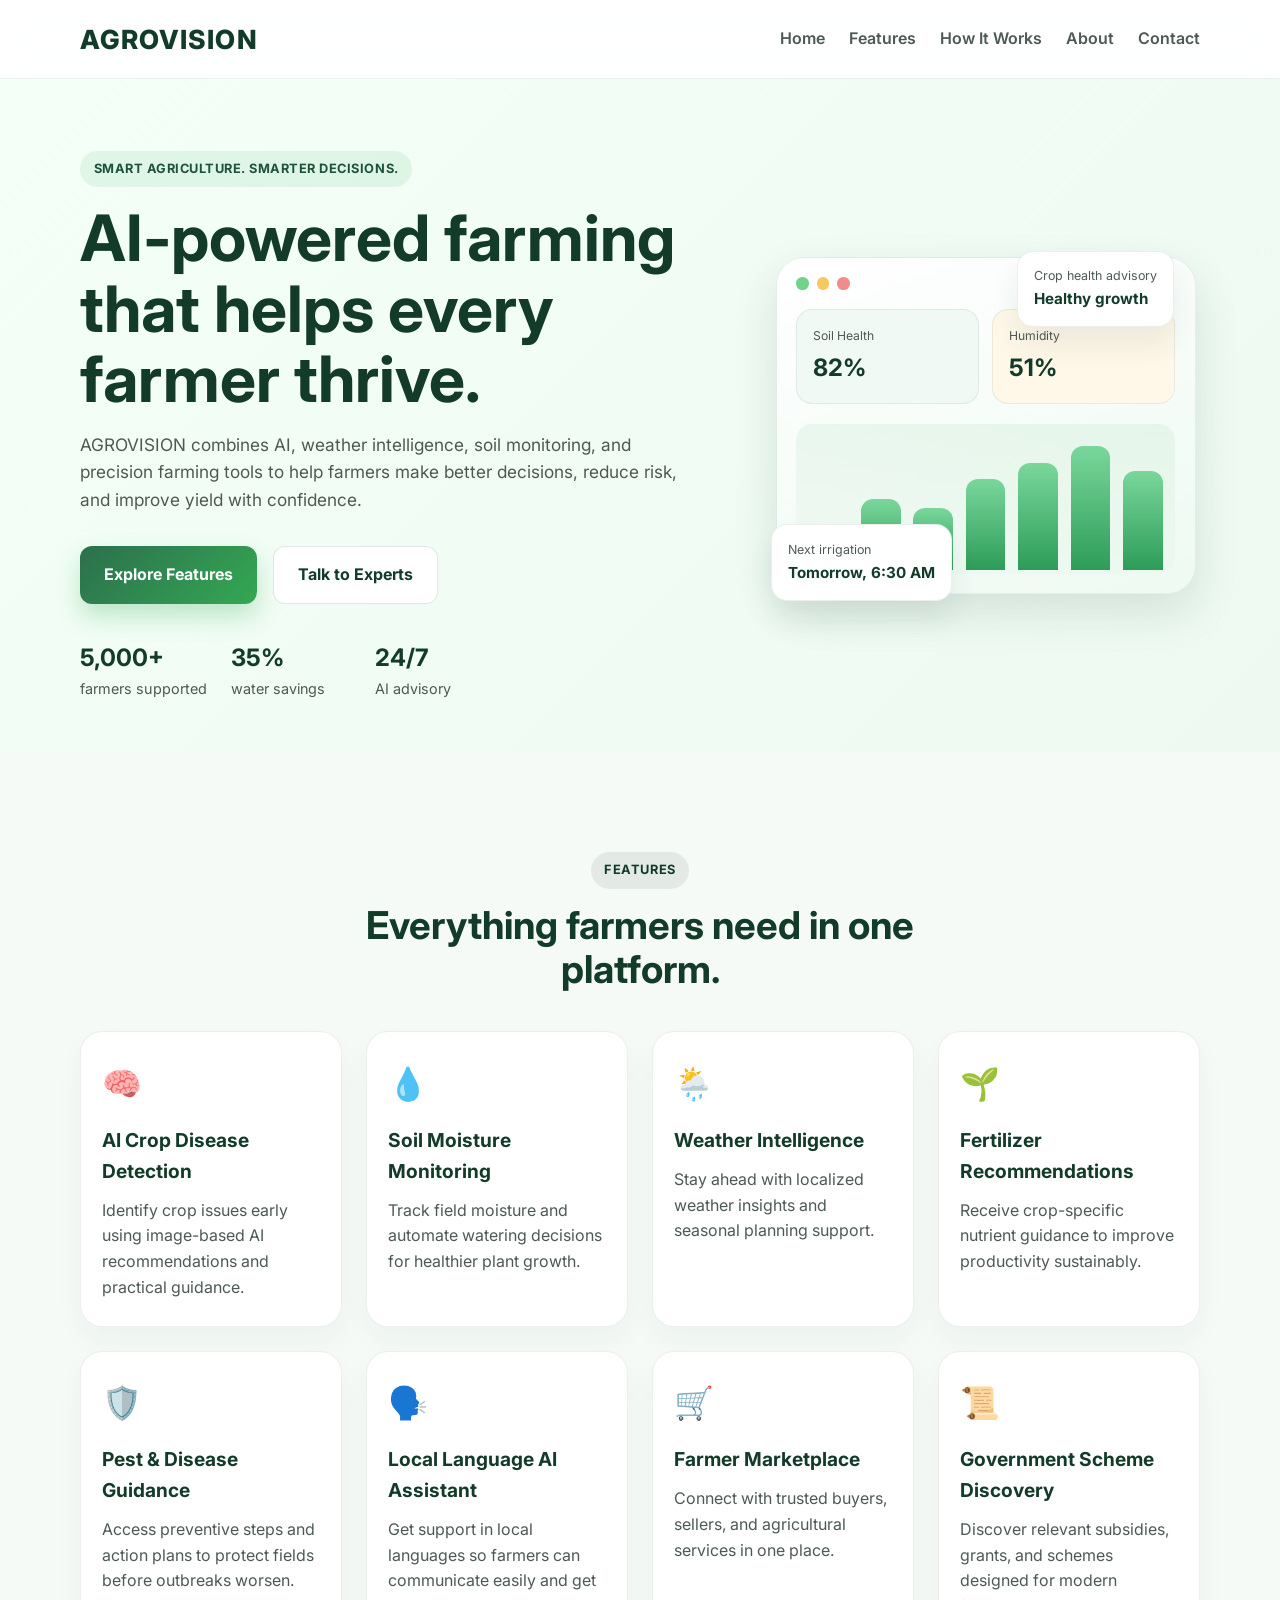
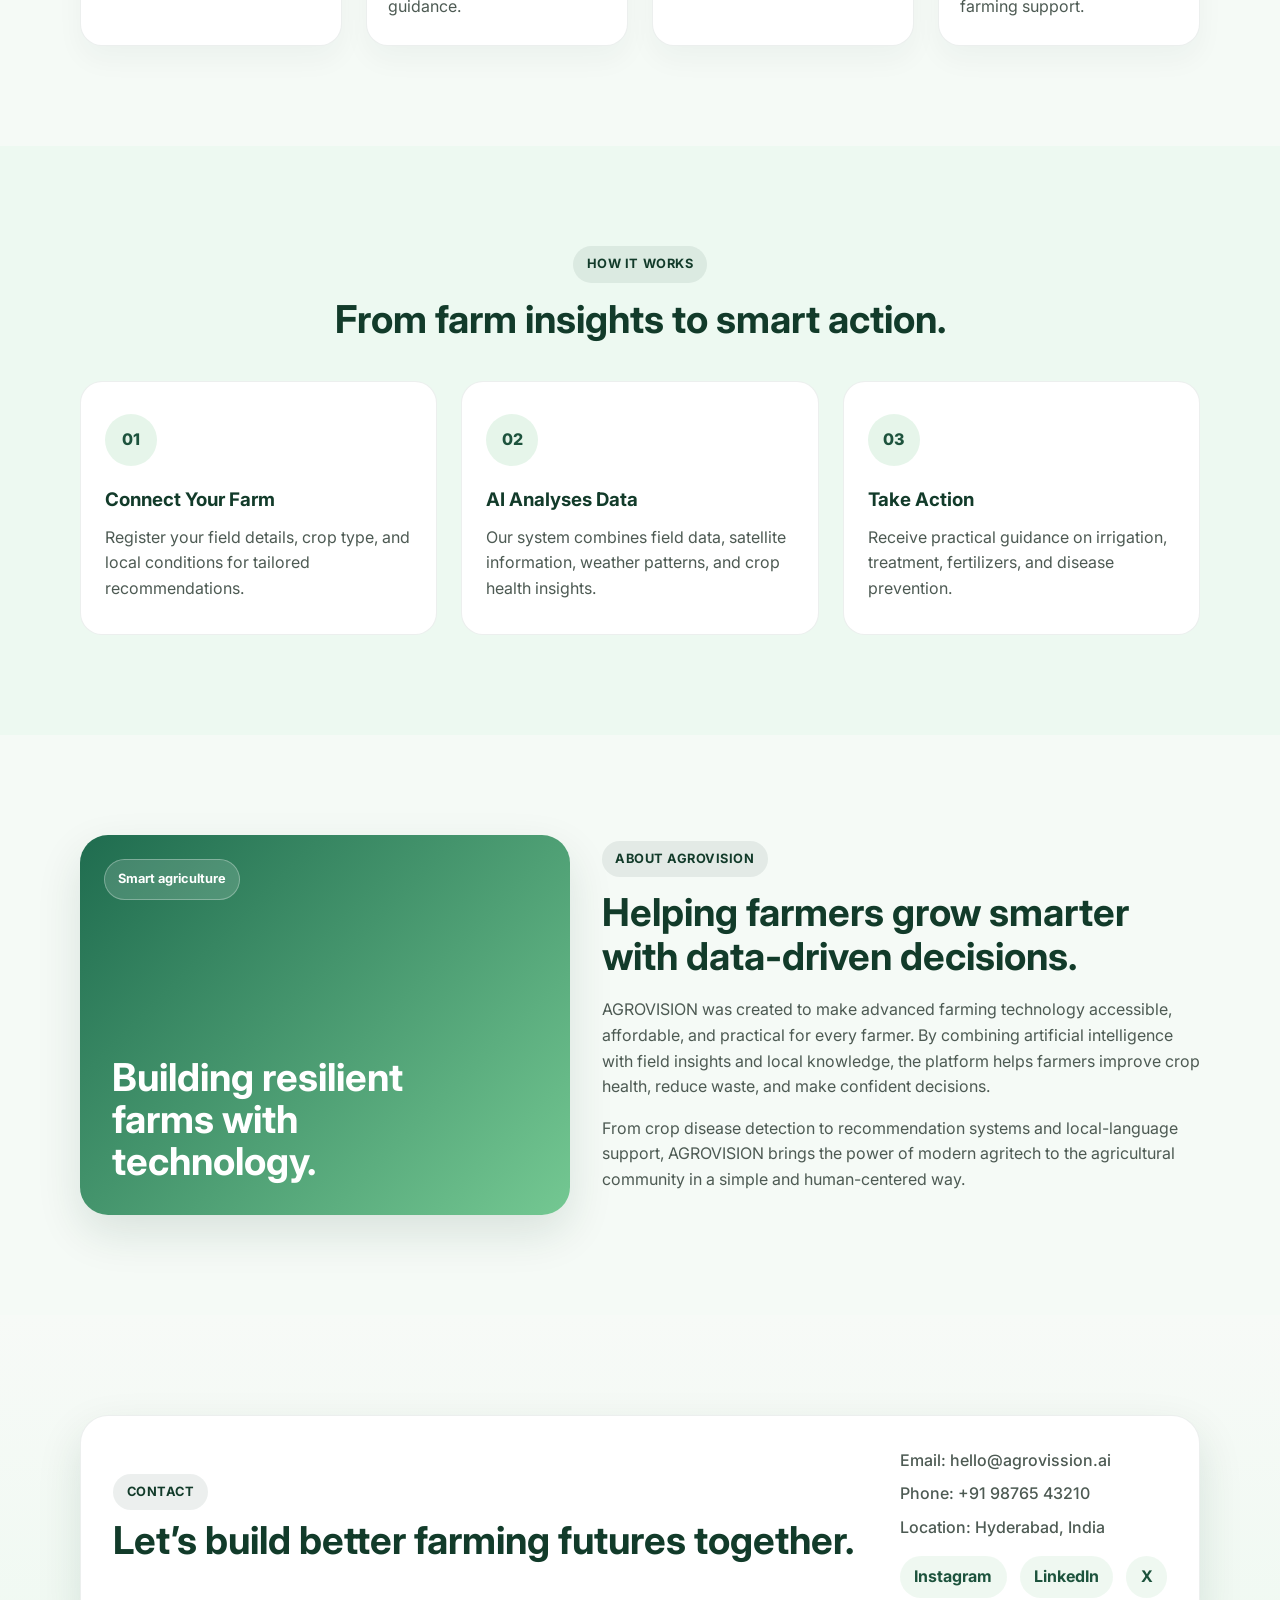
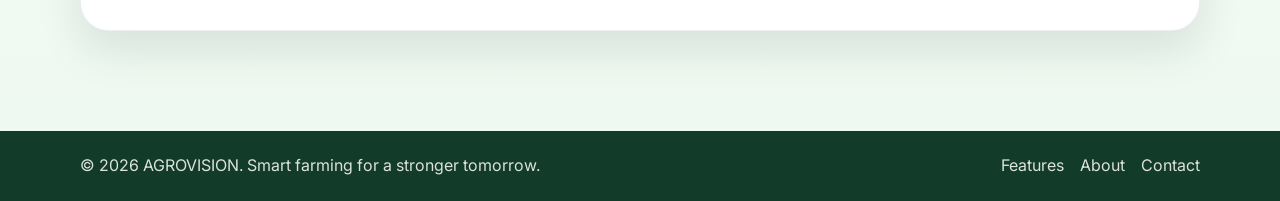
<file: OIBSIP/WebDev-L1-LandingPage/index.html>
<!DOCTYPE html>
<html lang="en">
  <head>
    <meta charset="UTF-8" />
    <meta name="viewport" content="width=device-width, initial-scale=1.0" />
    <meta
      name="description"
      content="AGROVISION is an AI-powered smart agriculture platform helping farmers make better decisions with real-time crop, soil, and weather insights."
    />
    <title>AGROVISION | Smart Agriculture</title>
    <link rel="preconnect" href="https://fonts.googleapis.com" />
    <link rel="preconnect" href="https://fonts.gstatic.com" crossorigin />
    <link
      href="https://fonts.googleapis.com/css2?family=Inter:wght@400;500;600;700;800&display=swap"
      rel="stylesheet"
    />
    <link rel="stylesheet" href="style.css" />
  </head>
  <body>
    <header class="site-header">
      <nav class="navbar container" aria-label="Main navigation">
        <a href="#home" class="brand" aria-label="AGROVISION home">AGROVISION</a>

        <div class="nav-links">
          <a href="#home">Home</a>
          <a href="#features">Features</a>
          <a href="#how-it-works">How It Works</a>
          <a href="#about">About</a>
          <a href="#contact">Contact</a>
        </div>
      </nav>
    </header>

    <main id="home">
      <section class="hero">
        <div class="container hero-grid">
          <div class="hero-content">
            <span class="eyebrow">Smart Agriculture. Smarter Decisions.</span>
            <h1>AI-powered farming that helps every farmer thrive.</h1>
            <p>
              AGROVISION combines AI, weather intelligence, soil monitoring, and
              precision farming tools to help farmers make better decisions, reduce
              risk, and improve yield with confidence.
            </p>

            <div class="hero-actions">
              <a class="btn btn-primary" href="#features">Explore Features</a>
              <a class="btn btn-secondary" href="#contact">Talk to Experts</a>
            </div>

            <div class="hero-stats" aria-label="Platform statistics">
              <div>
                <strong>5,000+</strong>
                <span>farmers supported</span>
              </div>
              <div>
                <strong>35%</strong>
                <span>water savings</span>
              </div>
              <div>
                <strong>24/7</strong>
                <span>AI advisory</span>
              </div>
            </div>
          </div>

          <div class="hero-visual" aria-label="AGROVISION dashboard preview">
            <div class="dashboard-card main-card">
              <div class="mini-header">
                <span class="dot green"></span>
                <span class="dot yellow"></span>
                <span class="dot red"></span>
              </div>

              <div class="dashboard-metrics">
                <div class="metric-box">
                  <span>Soil Health</span>
                  <strong>82%</strong>
                </div>
                <div class="metric-box warn">
                  <span>Humidity</span>
                  <strong>51%</strong>
                </div>
              </div>

              <div class="chart-bars" aria-hidden="true">
                <span style="height: 35%"></span>
                <span style="height: 55%"></span>
                <span style="height: 48%"></span>
                <span style="height: 70%"></span>
                <span style="height: 82%"></span>
                <span style="height: 95%"></span>
                <span style="height: 76%"></span>
              </div>
            </div>

            <div class="floating-card card-top">
              <p>Crop health advisory</p>
              <strong>Healthy growth</strong>
            </div>

            <div class="floating-card card-bottom">
              <p>Next irrigation</p>
              <strong>Tomorrow, 6:30 AM</strong>
            </div>
          </div>
        </div>
      </section>

      <section class="section container" id="features">
        <div class="section-heading">
          <span class="eyebrow dark">Features</span>
          <h2>Everything farmers need in one platform.</h2>
        </div>

        <div class="feature-grid">
          <article class="feature-card">
            <div class="icon">🧠</div>
            <h3>AI Crop Disease Detection</h3>
            <p>Identify crop issues early using image-based AI recommendations and practical guidance.</p>
          </article>

          <article class="feature-card">
            <div class="icon">💧</div>
            <h3>Soil Moisture Monitoring</h3>
            <p>Track field moisture and automate watering decisions for healthier plant growth.</p>
          </article>

          <article class="feature-card">
            <div class="icon">🌦️</div>
            <h3>Weather Intelligence</h3>
            <p>Stay ahead with localized weather insights and seasonal planning support.</p>
          </article>

          <article class="feature-card">
            <div class="icon">🌱</div>
            <h3>Fertilizer Recommendations</h3>
            <p>Receive crop-specific nutrient guidance to improve productivity sustainably.</p>
          </article>

          <article class="feature-card">
            <div class="icon">🛡️</div>
            <h3>Pest &amp; Disease Guidance</h3>
            <p>Access preventive steps and action plans to protect fields before outbreaks worsen.</p>
          </article>

          <article class="feature-card">
            <div class="icon">🗣️</div>
            <h3>Local Language AI Assistant</h3>
            <p>Get support in local languages so farmers can communicate easily and get guidance.</p>
          </article>

          <article class="feature-card">
            <div class="icon">🛒</div>
            <h3>Farmer Marketplace</h3>
            <p>Connect with trusted buyers, sellers, and agricultural services in one place.</p>
          </article>

          <article class="feature-card">
            <div class="icon">📜</div>
            <h3>Government Scheme Discovery</h3>
            <p>Discover relevant subsidies, grants, and schemes designed for modern farming support.</p>
          </article>
        </div>
      </section>

      <section class="section alt-section" id="how-it-works">
        <div class="container">
          <div class="section-heading">
            <span class="eyebrow dark">How It Works</span>
            <h2>From farm insights to smart action.</h2>
          </div>

          <div class="steps-grid">
            <div class="step-card">
              <span class="step-number">01</span>
              <h3>Connect Your Farm</h3>
              <p>Register your field details, crop type, and local conditions for tailored recommendations.</p>
            </div>

            <div class="step-card">
              <span class="step-number">02</span>
              <h3>AI Analyses Data</h3>
              <p>Our system combines field data, satellite information, weather patterns, and crop health insights.</p>
            </div>

            <div class="step-card">
              <span class="step-number">03</span>
              <h3>Take Action</h3>
              <p>Receive practical guidance on irrigation, treatment, fertilizers, and disease prevention.</p>
            </div>
          </div>
        </div>
      </section>

      <section class="section container" id="about">
        <div class="about-grid">
          <div class="about-image">
            <div class="about-visual">
              <span class="badge">Smart agriculture</span>
              <h3>Building resilient farms with technology.</h3>
            </div>
          </div>

          <div class="about-content">
            <span class="eyebrow dark">About AGROVISION</span>
            <h2>Helping farmers grow smarter with data-driven decisions.</h2>
            <p>
              AGROVISION was created to make advanced farming technology accessible,
              affordable, and practical for every farmer. By combining artificial
              intelligence with field insights and local knowledge, the platform helps
              farmers improve crop health, reduce waste, and make confident decisions.
            </p>
            <p>
              From crop disease detection to recommendation systems and local-language
              support, AGROVISION brings the power of modern agritech to the agricultural
              community in a simple and human-centered way.
            </p>
          </div>
        </div>
      </section>

      <section class="section contact-section" id="contact">
        <div class="container contact-box">
          <div>
            <span class="eyebrow dark">Contact</span>
            <h2>Let’s build better farming futures together.</h2>
          </div>

          <div class="contact-info">
            <p>Email: hello@agrovission.ai</p>
            <p>Phone: +91 98765 43210</p>
            <p>Location: Hyderabad, India</p>
            <div class="socials" aria-label="Social media placeholders">
              <a href="#" aria-label="Instagram">Instagram</a>
              <a href="#" aria-label="LinkedIn">LinkedIn</a>
              <a href="#" aria-label="X">X</a>
            </div>
          </div>
        </div>
      </section>
    </main>

    <footer class="site-footer">
      <div class="container footer-content">
        <p>© 2026 AGROVISION. Smart farming for a stronger tomorrow.</p>
        <div class="footer-links">
          <a href="#features">Features</a>
          <a href="#about">About</a>
          <a href="#contact">Contact</a>
        </div>
      </div>
    </footer>
  </body>
</html>
</file>
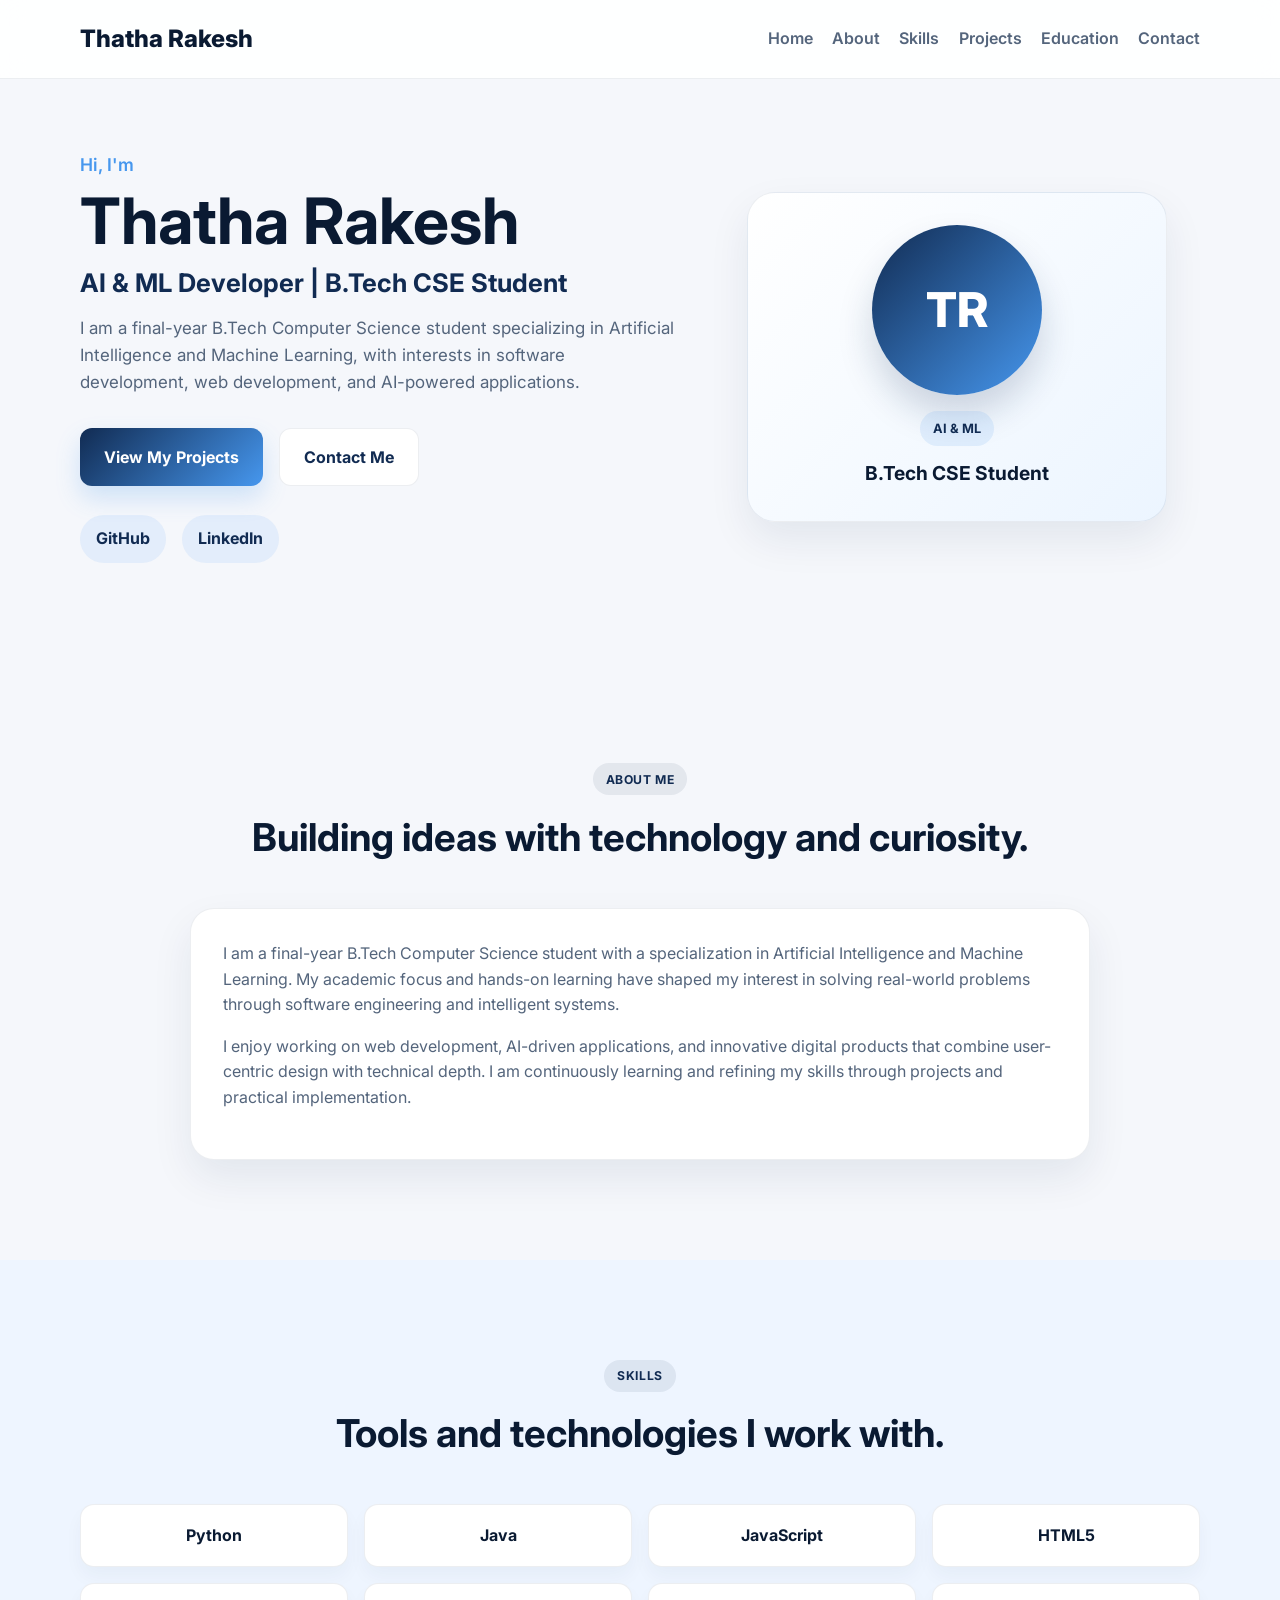
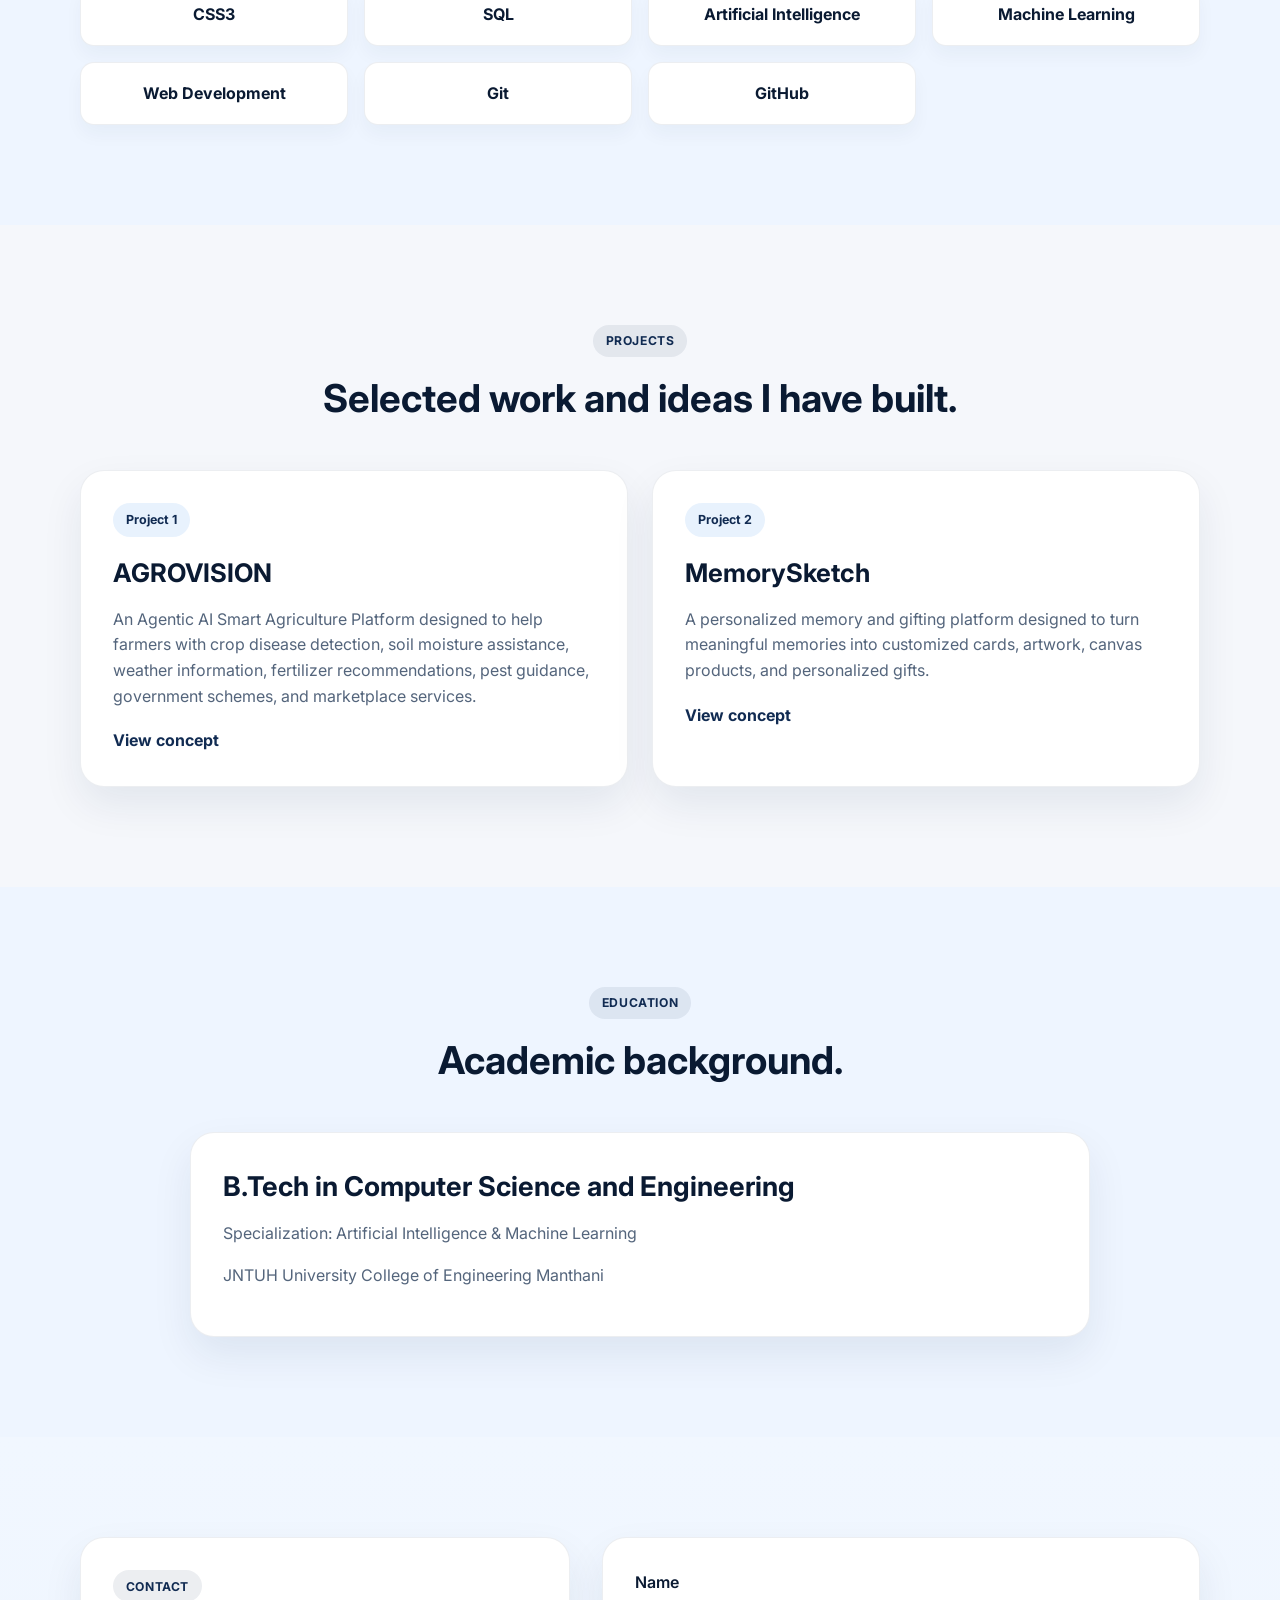
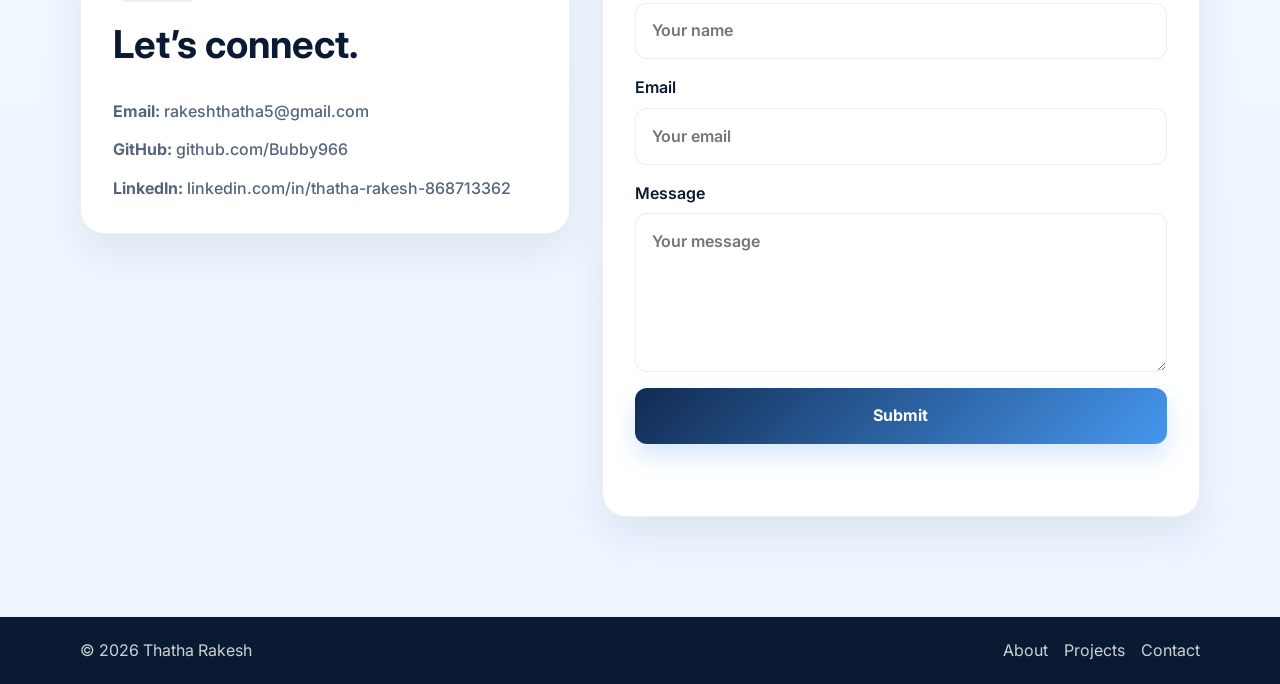
<file: OIBSIP/WebDev-L1-PersonalPortfolio/index.html>
<!DOCTYPE html>
<html lang="en">
  <head>
    <meta charset="UTF-8" />
    <meta name="viewport" content="width=device-width, initial-scale=1.0" />
    <meta
      name="description"
      content="Portfolio of Thatha Rakesh, a B.Tech CSE student specializing in Artificial Intelligence and Machine Learning."
    />
    <title>Thatha Rakesh | AI & ML Developer</title>
    <link rel="preconnect" href="https://fonts.googleapis.com" />
    <link rel="preconnect" href="https://fonts.gstatic.com" crossorigin />
    <link
      href="https://fonts.googleapis.com/css2?family=Inter:wght@400;500;600;700;800&display=swap"
      rel="stylesheet"
    />
    <link rel="stylesheet" href="style.css" />
  </head>
  <body>
    <header class="site-header">
      <nav class="navbar container" aria-label="Main navigation">
        <a href="#home" class="brand">Thatha Rakesh</a>

        <div class="nav-links">
          <a href="#home">Home</a>
          <a href="#about">About</a>
          <a href="#skills">Skills</a>
          <a href="#projects">Projects</a>
          <a href="#education">Education</a>
          <a href="#contact">Contact</a>
        </div>
      </nav>
    </header>

    <main id="home">
      <section class="hero section">
        <div class="container hero-grid">
          <div class="hero-content">
            <p class="intro">Hi, I'm</p>
            <h1>Thatha Rakesh</h1>
            <h2>AI &amp; ML Developer | B.Tech CSE Student</h2>
            <p class="summary">
              I am a final-year B.Tech Computer Science student specializing in
              Artificial Intelligence and Machine Learning, with interests in software
              development, web development, and AI-powered applications.
            </p>

            <div class="hero-actions">
              <a class="btn btn-primary" href="#projects">View My Projects</a>
              <a class="btn btn-secondary" href="#contact">Contact Me</a>
            </div>

            <div class="social-links">
              <a href="https://github.com/Bubby966" target="_blank" rel="noreferrer">GitHub</a>
              <a href="https://www.linkedin.com/in/thatha-rakesh-868713362/" target="_blank" rel="noreferrer">LinkedIn</a>
            </div>
          </div>

          <div class="hero-visual" aria-label="Profile placeholder image">
            <div class="profile-card">
              <div class="avatar">TR</div>
              <div class="profile-details">
                <span class="tag">AI &amp; ML</span>
                <strong>B.Tech CSE Student</strong>
              </div>
            </div>
          </div>
        </div>
      </section>

      <section class="section" id="about">
        <div class="container">
          <div class="section-heading">
            <span class="eyebrow">About Me</span>
            <h2>Building ideas with technology and curiosity.</h2>
          </div>

          <div class="about-box">
            <p>
              I am a final-year B.Tech Computer Science student with a specialization in
              Artificial Intelligence and Machine Learning. My academic focus and hands-on
              learning have shaped my interest in solving real-world problems through software
              engineering and intelligent systems.
            </p>
            <p>
              I enjoy working on web development, AI-driven applications, and innovative
              digital products that combine user-centric design with technical depth. I am
              continuously learning and refining my skills through projects and practical
              implementation.
            </p>
          </div>
        </div>
      </section>

      <section class="section alt-section" id="skills">
        <div class="container">
          <div class="section-heading">
            <span class="eyebrow">Skills</span>
            <h2>Tools and technologies I work with.</h2>
          </div>

          <div class="skills-grid" aria-label="Skills list">
            <div class="skill-item">Python</div>
            <div class="skill-item">Java</div>
            <div class="skill-item">JavaScript</div>
            <div class="skill-item">HTML5</div>
            <div class="skill-item">CSS3</div>
            <div class="skill-item">SQL</div>
            <div class="skill-item">Artificial Intelligence</div>
            <div class="skill-item">Machine Learning</div>
            <div class="skill-item">Web Development</div>
            <div class="skill-item">Git</div>
            <div class="skill-item">GitHub</div>
          </div>
        </div>
      </section>

      <section class="section" id="projects">
        <div class="container">
          <div class="section-heading">
            <span class="eyebrow">Projects</span>
            <h2>Selected work and ideas I have built.</h2>
          </div>

          <div class="project-grid">
            <article class="project-card">
              <div class="project-tag">Project 1</div>
              <h3>AGROVISION</h3>
              <p>
                An Agentic AI Smart Agriculture Platform designed to help farmers with
                crop disease detection, soil moisture assistance, weather information,
                fertilizer recommendations, pest guidance, government schemes, and
                marketplace services.
              </p>
              <a href="#home" class="project-link">View concept</a>
            </article>

            <article class="project-card">
              <div class="project-tag">Project 2</div>
              <h3>MemorySketch</h3>
              <p>
                A personalized memory and gifting platform designed to turn meaningful
                memories into customized cards, artwork, canvas products, and personalized gifts.
              </p>
              <a href="#home" class="project-link">View concept</a>
            </article>
          </div>
        </div>
      </section>

      <section class="section alt-section" id="education">
        <div class="container">
          <div class="section-heading">
            <span class="eyebrow">Education</span>
            <h2>Academic background.</h2>
          </div>

          <div class="education-box">
            <h3>B.Tech in Computer Science and Engineering</h3>
            <p>Specialization: Artificial Intelligence &amp; Machine Learning</p>
            <p>JNTUH University College of Engineering Manthani</p>
          </div>
        </div>
      </section>

      <section class="section contact-section" id="contact">
        <div class="container contact-grid">
          <div class="contact-panel">
            <span class="eyebrow">Contact</span>
            <h2>Let’s connect.</h2>
            <div class="contact-details">
              <p>
                <strong>Email:</strong>
                <a href="mailto:rakeshthatha5@gmail.com">rakeshthatha5@gmail.com</a>
              </p>
              <p>
                <strong>GitHub:</strong>
                <a href="https://github.com/Bubby966" target="_blank" rel="noreferrer">github.com/Bubby966</a>
              </p>
              <p>
                <strong>LinkedIn:</strong>
                <a href="https://www.linkedin.com/in/thatha-rakesh-868713362/" target="_blank" rel="noreferrer">linkedin.com/in/thatha-rakesh-868713362</a>
              </p>
            </div>
          </div>

          <form class="contact-form" id="contactForm" novalidate>
            <label>
              <span>Name</span>
              <input type="text" id="name" name="name" placeholder="Your name" />
            </label>

            <label>
              <span>Email</span>
              <input type="email" id="email" name="email" placeholder="Your email" />
            </label>

            <label>
              <span>Message</span>
              <textarea id="message" name="message" rows="5" placeholder="Your message"></textarea>
            </label>

            <button type="submit" class="btn btn-primary">Submit</button>
            <p id="formMessage" class="form-message" role="status" aria-live="polite"></p>
          </form>
        </div>
      </section>
    </main>

    <footer class="site-footer">
      <div class="container footer-content">
        <p>© 2026 Thatha Rakesh</p>
        <div class="footer-links">
          <a href="#about">About</a>
          <a href="#projects">Projects</a>
          <a href="#contact">Contact</a>
        </div>
      </div>
    </footer>

    <script src="script.js"></script>
  </body>
</html>
</file>
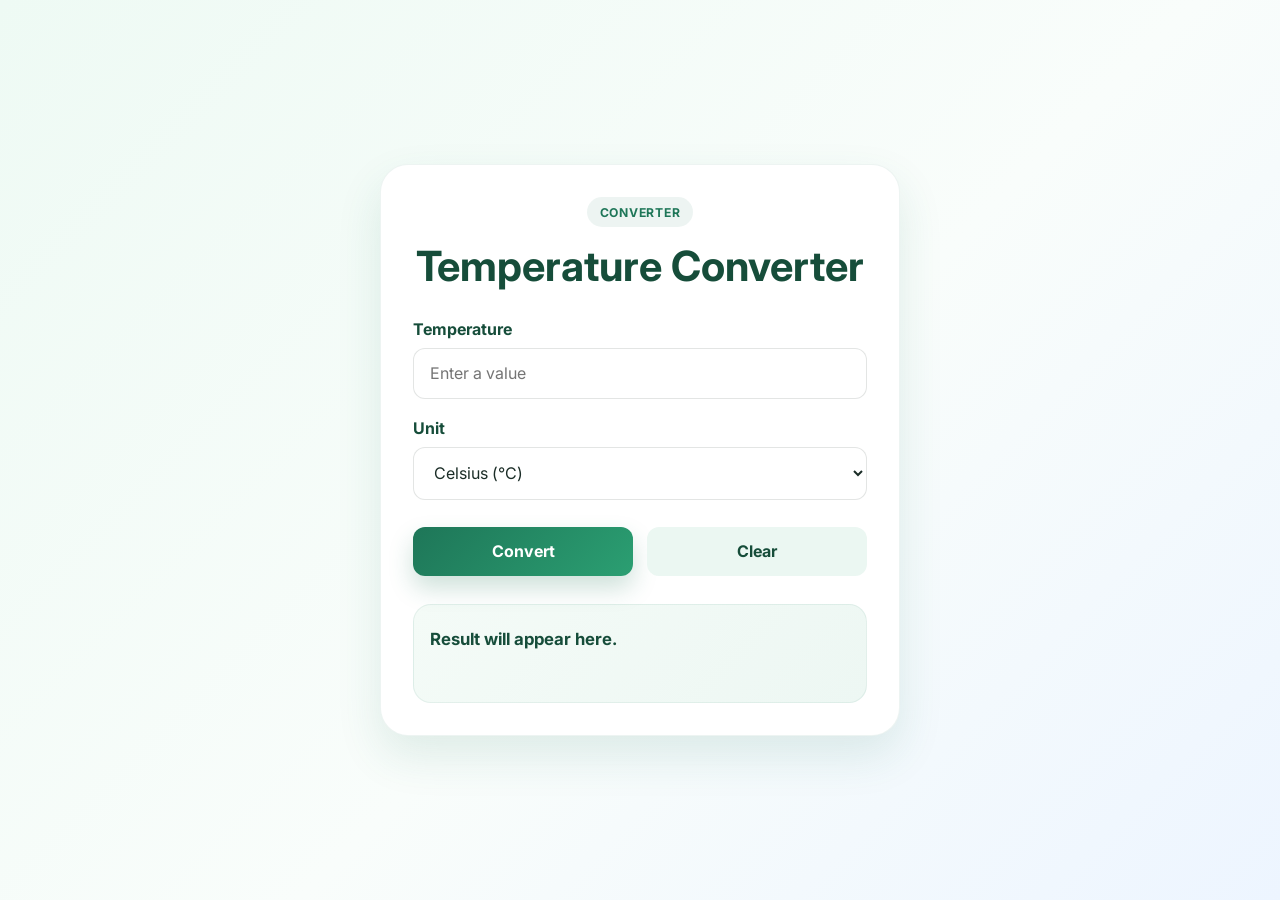
<file: OIBSIP/WebDev-L1-TemperatureConverter/index.html>
<!DOCTYPE html>
<html lang="en">
  <head>
    <meta charset="UTF-8" />
    <meta name="viewport" content="width=device-width, initial-scale=1.0" />
    <meta
      name="description"
      content="A beginner-friendly temperature converter for Celsius, Fahrenheit, and Kelvin."
    />
    <title>Temperature Converter</title>
    <link rel="preconnect" href="https://fonts.googleapis.com" />
    <link rel="preconnect" href="https://fonts.gstatic.com" crossorigin />
    <link
      href="https://fonts.googleapis.com/css2?family=Inter:wght@400;500;600;700;800&display=swap"
      rel="stylesheet"
    />
    <link rel="stylesheet" href="style.css" />
  </head>
  <body>
    <main class="page-shell">
      <section class="converter-card" aria-label="Temperature converter">
        <div class="card-header">
          <p class="eyebrow">Converter</p>
          <h1>Temperature Converter</h1>
        </div>

        <form id="converterForm" novalidate>
          <div class="field-group">
            <label for="temperature">Temperature</label>
            <input
              id="temperature"
              name="temperature"
              type="number"
              step="any"
              inputmode="decimal"
              placeholder="Enter a value"
              aria-describedby="errorMessage"
            />
          </div>

          <div class="field-group">
            <label for="unit">Unit</label>
            <select id="unit" name="unit">
              <option value="celsius">Celsius (°C)</option>
              <option value="fahrenheit">Fahrenheit (°F)</option>
              <option value="kelvin">Kelvin (K)</option>
            </select>
          </div>

          <div class="button-row">
            <button type="submit" class="btn btn-primary">Convert</button>
            <button type="button" class="btn btn-secondary" id="clearButton">Clear</button>
          </div>
        </form>

        <div class="result-panel" aria-live="polite">
          <p id="result" class="result-text">Result will appear here.</p>
          <p id="errorMessage" class="error-message" aria-live="assertive"></p>
        </div>
      </section>
    </main>

    <script src="script.js"></script>
  </body>
</html>
</file>
<file: OIBSIP/WebDev-L1-LandingPage/style.css>
:root {
  --green-900: #123b2a;
  --green-800: #1d533d;
  --green-700: #2c6f4d;
  --green-500: #34a853;
  --green-100: #eafaf0;
  --gold-500: #f5b841;
  --text-dark: #1d2a22;
  --text-mid: #4d5a53;
  --white: #ffffff;
  --card-bg: #f9fbf9;
  --shadow: 0 18px 45px rgba(18, 59, 42, 0.12);
  --radius: 22px;
}

* {
  box-sizing: border-box;
  margin: 0;
  padding: 0;
}

html {
  scroll-behavior: smooth;
}

body {
  font-family: "Inter", sans-serif;
  background: #f5faf6;
  color: var(--text-dark);
  line-height: 1.6;
}

a {
  text-decoration: none;
  color: inherit;
}

img {
  max-width: 100%;
  display: block;
}

.container {
  width: min(1120px, calc(100% - 32px));
  margin: 0 auto;
}

.site-header {
  position: sticky;
  top: 0;
  z-index: 50;
  background: rgba(255, 255, 255, 0.9);
  backdrop-filter: blur(12px);
  border-bottom: 1px solid rgba(18, 59, 42, 0.08);
}

.navbar {
  display: flex;
  align-items: center;
  justify-content: space-between;
  min-height: 78px;
}

.brand {
  font-size: 1.65rem;
  font-weight: 800;
  letter-spacing: 0.04em;
  color: var(--green-900);
}

.nav-links {
  display: flex;
  align-items: center;
  gap: 1.5rem;
  flex-wrap: wrap;
}

.nav-links a {
  color: var(--text-mid);
  font-weight: 600;
  transition: color 0.2s ease;
}

.nav-links a:hover,
.nav-links a:focus-visible {
  color: var(--green-700);
}

.hero {
  background: linear-gradient(135deg, #f4fff7 0%, #edf9f1 100%);
  padding: 72px 0 52px;
}

.hero-grid {
  display: grid;
  grid-template-columns: 1.2fr 0.8fr;
  align-items: center;
  gap: 3rem;
}

.eyebrow {
  display: inline-block;
  padding: 0.5rem 0.85rem;
  border-radius: 999px;
  background: rgba(52, 168, 83, 0.1);
  color: var(--green-800);
  font-size: 0.8rem;
  font-weight: 700;
  letter-spacing: 0.04em;
  text-transform: uppercase;
}

.eyebrow.dark {
  background: rgba(18, 59, 42, 0.08);
  color: var(--green-900);
}

.hero-content h1 {
  font-size: clamp(2.5rem, 5vw, 4.2rem);
  line-height: 1.1;
  margin: 1rem 0 1rem;
  color: var(--green-900);
}

.hero-content p {
  font-size: 1.08rem;
  color: var(--text-mid);
  max-width: 600px;
}

.hero-actions {
  display: flex;
  flex-wrap: wrap;
  gap: 1rem;
  margin-top: 2rem;
}

.btn {
  display: inline-flex;
  align-items: center;
  justify-content: center;
  padding: 0.95rem 1.5rem;
  border-radius: 12px;
  font-weight: 700;
  transition: transform 0.2s ease, box-shadow 0.2s ease;
}

.btn:hover,
.btn:focus-visible {
  transform: translateY(-2px);
}

.btn-primary {
  background: linear-gradient(135deg, var(--green-700), var(--green-500));
  color: var(--white);
  box-shadow: 0 12px 25px rgba(52, 168, 83, 0.28);
}

.btn-secondary {
  border: 1px solid rgba(18, 59, 42, 0.12);
  background: var(--white);
  color: var(--green-900);
}

.hero-stats {
  display: flex;
  flex-wrap: wrap;
  gap: 1.5rem;
  margin-top: 2.2rem;
}

.hero-stats div {
  display: flex;
  flex-direction: column;
  min-width: 120px;
}

.hero-stats strong {
  font-size: 1.5rem;
  color: var(--green-900);
}

.hero-stats span {
  color: var(--text-mid);
  font-size: 0.9rem;
}

.hero-visual {
  position: relative;
  min-height: 430px;
  display: flex;
  align-items: center;
  justify-content: center;
}

.dashboard-card {
  background: linear-gradient(160deg, #ffffff, #eefaf2);
  border: 1px solid rgba(18, 59, 42, 0.08);
  border-radius: 28px;
  box-shadow: var(--shadow);
  padding: 1.2rem;
  width: min(420px, 100%);
}

.mini-header {
  display: flex;
  gap: 0.5rem;
  margin-bottom: 1.2rem;
}

.dot {
  width: 0.8rem;
  height: 0.8rem;
  border-radius: 50%;
  display: inline-block;
}

.dot.green { background: #70d38a; }
.dot.yellow { background: #f7c85e; }
.dot.red { background: #f28b8b; }

.dashboard-metrics {
  display: grid;
  grid-template-columns: repeat(2, minmax(120px, 1fr));
  gap: 0.85rem;
  margin-bottom: 1.2rem;
}

.metric-box {
  background: #f0f9f4;
  border-radius: 16px;
  padding: 1rem;
  border: 1px solid rgba(18, 59, 42, 0.08);
}

.metric-box.warn {
  background: #fff8e9;
}

.metric-box span {
  display: block;
  font-size: 0.76rem;
  color: var(--text-mid);
  margin-bottom: 0.2rem;
}

.metric-box strong {
  font-size: 1.5rem;
  color: var(--green-900);
}

.chart-bars {
  height: 150px;
  display: flex;
  align-items: end;
  gap: 0.8rem;
  padding: 1rem 0.8rem 0.2rem;
  border-radius: 16px;
  background: linear-gradient(180deg, rgba(52,168,83,0.08), rgba(52,168,83,0.02));
}

.chart-bars span {
  display: block;
  width: 100%;
  border-radius: 12px 12px 0 0;
  background: linear-gradient(180deg, #7ad79b, #2d9c59);
}

.floating-card {
  position: absolute;
  background: var(--white);
  border: 1px solid rgba(18, 59, 42, 0.08);
  border-radius: 16px;
  padding: 0.9rem 1rem;
  box-shadow: 0 18px 30px rgba(24, 47, 35, 0.08);
}

.card-top {
  top: 2.5rem;
  right: 6%;
}

.card-bottom {
  bottom: 2.5rem;
  left: 0;
}

.floating-card p {
  font-size: 0.78rem;
  color: var(--text-mid);
}

.floating-card strong {
  font-size: 0.95rem;
  color: var(--green-900);
}

.section {
  padding: 100px 0;
}

.section-heading {
  text-align: center;
  max-width: 680px;
  margin: 0 auto 2.5rem;
}

.section-heading h2 {
  margin-top: 0.9rem;
  font-size: clamp(2rem, 3vw, 3rem);
  line-height: 1.15;
  color: var(--green-900);
}

.feature-grid {
  display: grid;
  grid-template-columns: repeat(4, minmax(0, 1fr));
  gap: 1.5rem;
}

.feature-card {
  background: var(--white);
  border: 1px solid rgba(18, 59, 42, 0.08);
  border-radius: var(--radius);
  padding: 1.6rem 1.3rem;
  box-shadow: 0 14px 28px rgba(18, 59, 42, 0.04);
  transition: transform 0.25s ease, box-shadow 0.25s ease;
}

.feature-card:hover {
  transform: translateY(-6px);
  box-shadow: var(--shadow);
}

.icon {
  font-size: 2rem;
  margin-bottom: 1rem;
}

.feature-card h3 {
  margin-bottom: 0.7rem;
  font-size: 1.2rem;
  color: var(--green-900);
}

.feature-card p {
  color: var(--text-mid);
}

.alt-section {
  background: #edf9f1;
}

.steps-grid {
  display: grid;
  grid-template-columns: repeat(3, minmax(0, 1fr));
  gap: 1.5rem;
}

.step-card {
  background: var(--white);
  padding: 2rem 1.5rem;
  border-radius: var(--radius);
  border: 1px solid rgba(18, 59, 42, 0.08);
}

.step-number {
  display: inline-flex;
  align-items: center;
  justify-content: center;
  width: 52px;
  height: 52px;
  border-radius: 30px;
  background: rgba(52, 168, 83, 0.12);
  color: var(--green-800);
  font-weight: 800;
  margin-bottom: 1.2rem;
}

.step-card h3 {
  margin-bottom: 0.6rem;
  color: var(--green-900);
}

.step-card p {
  color: var(--text-mid);
}

.about-grid {
  display: grid;
  grid-template-columns: 0.9fr 1.1fr;
  gap: 2rem;
  align-items: center;
}

.about-visual {
  background: linear-gradient(135deg, #1f6c4f, #74c892);
  min-height: 380px;
  border-radius: 28px;
  position: relative;
  display: flex;
  align-items: end;
  padding: 2rem;
  box-shadow: var(--shadow);
}

.about-visual h3 {
  max-width: 300px;
  color: var(--white);
  font-size: clamp(2rem, 3vw, 2.7rem);
  line-height: 1.1;
}

.badge {
  position: absolute;
  top: 1.5rem;
  left: 1.5rem;
  background: rgba(255, 255, 255, 0.15);
  border: 1px solid rgba(255, 255, 255, 0.3);
  color: var(--white);
  padding: 0.6rem 0.8rem;
  border-radius: 999px;
  font-size: 0.8rem;
  font-weight: 700;
}

.about-content h2 {
  font-size: clamp(2rem, 3vw, 3rem);
  line-height: 1.15;
  margin: 0.8rem 0 1.2rem;
  color: var(--green-900);
}

.about-content p {
  color: var(--text-mid);
  margin-bottom: 1rem;
}

.contact-section {
  background: linear-gradient(180deg, #f7faf7, #eef9f1);
}

.contact-box {
  background: #fff;
  border: 1px solid rgba(18, 59, 42, 0.08);
  border-radius: 28px;
  box-shadow: var(--shadow);
  padding: 2rem;
  display: flex;
  align-items: center;
  justify-content: space-between;
  gap: 1.5rem;
}

.contact-box h2 {
  font-size: clamp(2rem, 3vw, 3rem);
  color: var(--green-900);
}

.contact-info {
  color: var(--text-mid);
  font-weight: 500;
}

.contact-info p {
  margin-bottom: 0.5rem;
}

.socials {
  display: flex;
  gap: 0.8rem;
  flex-wrap: wrap;
  margin-top: 1rem;
}

.socials a {
  padding: 0.5rem 0.9rem;
  border-radius: 999px;
  background: rgba(52, 168, 83, 0.08);
  color: var(--green-800);
  font-weight: 700;
}

.site-footer {
  background: var(--green-900);
  color: rgba(255, 255, 255, 0.85);
  padding: 1.4rem 0;
}

.footer-content {
  display: flex;
  align-items: center;
  justify-content: space-between;
  gap: 1rem;
}

.footer-links {
  display: flex;
  gap: 1rem;
  flex-wrap: wrap;
}

@media (max-width: 960px) {
  .hero-grid,
  .about-grid,
  .contact-box {
    grid-template-columns: 1fr;
    display: grid;
  }

  .feature-grid {
    grid-template-columns: repeat(2, minmax(0, 1fr));
  }

  .steps-grid {
    grid-template-columns: 1fr;
  }
}

@media (max-width: 768px) {
  .navbar {
    flex-direction: column;
    justify-content: center;
    gap: 1rem;
    padding: 1rem 0;
  }

  .nav-links {
    justify-content: center;
    gap: 0.9rem 1.2rem;
  }

  .hero {
    padding-top: 52px;
  }

  .hero-actions {
    flex-direction: column;
    align-items: stretch;
  }

  .btn {
    width: 100%;
  }

  .feature-grid {
    grid-template-columns: 1fr;
  }

  .card-top {
    right: 1rem;
  }

  .contact-box {
    display: grid;
  }

  .footer-content {
    flex-direction: column;
    text-align: center;
  }
}
</file>
<file: OIBSIP/WebDev-L1-PersonalPortfolio/style.css>
:root {
  --bg: #f5f7fb;
  --panel: #ffffff;
  --panel-soft: #edf3ff;
  --primary: #112b52;
  --primary-strong: #0a1a32;
  --accent: #4697ee;
  --accent-soft: rgba(70, 151, 238, 0.1);
  --text: #1b2a3b;
  --muted: #54657c;
  --border: rgba(17, 43, 82, 0.08);
  --shadow: 0 18px 40px rgba(17, 43, 82, 0.08);
}

* {
  box-sizing: border-box;
  margin: 0;
  padding: 0;
}

html {
  scroll-behavior: smooth;
}

body {
  font-family: "Inter", sans-serif;
  background: var(--bg);
  color: var(--text);
  line-height: 1.6;
}

a {
  color: inherit;
  text-decoration: none;
}

img {
  max-width: 100%;
  display: block;
}

button,
input,
textarea {
  font: inherit;
}

.container {
  width: min(1120px, calc(100% - 32px));
  margin: 0 auto;
}

.section {
  padding: 100px 0;
}

.alt-section {
  background: #eef5ff;
}

.site-header {
  position: sticky;
  top: 0;
  z-index: 100;
  background: rgba(255, 255, 255, 0.9);
  backdrop-filter: blur(12px);
  border-bottom: 1px solid var(--border);
}

.navbar {
  display: flex;
  align-items: center;
  justify-content: space-between;
  min-height: 78px;
}

.brand {
  font-size: 1.5rem;
  font-weight: 800;
  color: var(--primary-strong);
}

.nav-links {
  display: flex;
  align-items: center;
  gap: 1.2rem;
  flex-wrap: wrap;
}

.nav-links a {
  color: var(--muted);
  font-weight: 600;
  transition: color 0.2s ease;
}

.nav-links a:hover,
.nav-links a:focus-visible {
  color: var(--primary);
}

.hero {
  padding-top: 72px;
}

.hero-grid {
  display: grid;
  grid-template-columns: 1.1fr 0.9fr;
  align-items: center;
  gap: 2.5rem;
}

.intro {
  font-size: 1.1rem;
  font-weight: 600;
  color: var(--accent);
}

.hero-content h1 {
  font-size: clamp(2.7rem, 5vw, 4.3rem);
  line-height: 1.1;
  color: var(--primary-strong);
  margin: 0.4rem 0 0.7rem;
}

.hero-content h2 {
  font-size: clamp(1.3rem, 2vw, 2rem);
  color: var(--primary);
  line-height: 1.25;
  margin-bottom: 1rem;
}

.summary {
  color: var(--muted);
  max-width: 640px;
  font-size: 1.06rem;
}

.hero-actions {
  display: flex;
  flex-wrap: wrap;
  gap: 1rem;
  margin-top: 2rem;
}

.btn {
  display: inline-flex;
  align-items: center;
  justify-content: center;
  border: none;
  border-radius: 12px;
  padding: 0.95rem 1.5rem;
  font-weight: 700;
  cursor: pointer;
  transition: transform 0.2s ease, box-shadow 0.2s ease;
}

.btn:hover,
.btn:focus-visible {
  transform: translateY(-2px);
}

.btn-primary {
  background: linear-gradient(135deg, var(--primary), var(--accent));
  color: #fff;
  box-shadow: 0 12px 25px rgba(70, 151, 238, 0.22);
}

.btn-secondary {
  background: #fff;
  color: var(--primary);
  border: 1px solid var(--border);
}

.social-links {
  display: flex;
  gap: 1rem;
  flex-wrap: wrap;
  margin-top: 1.8rem;
}

.social-links a {
  color: var(--primary);
  font-weight: 700;
  background: var(--accent-soft);
  padding: 0.7rem 1rem;
  border-radius: 999px;
}

.hero-visual {
  display: flex;
  justify-content: center;
}

.profile-card {
  width: min(420px, 100%);
  background: linear-gradient(135deg, var(--panel), #ecf5ff);
  border: 1px solid var(--border);
  border-radius: 28px;
  box-shadow: var(--shadow);
  padding: 2rem;
  display: grid;
  justify-items: center;
  gap: 1rem;
}

.avatar {
  width: 170px;
  height: 170px;
  border-radius: 50%;
  background: linear-gradient(135deg, var(--primary), var(--accent));
  display: grid;
  place-items: center;
  color: #fff;
  font-size: 3rem;
  font-weight: 800;
  box-shadow: 0 20px 35px rgba(17, 43, 82, 0.18);
}

.profile-details {
  text-align: center;
}

.tag {
  display: inline-block;
  background: rgba(70, 151, 238, 0.12);
  color: var(--primary);
  padding: 0.45rem 0.8rem;
  border-radius: 999px;
  font-size: 0.8rem;
  font-weight: 700;
  margin-bottom: 0.75rem;
}

.profile-details strong {
  display: block;
  font-size: 1.2rem;
  color: var(--primary-strong);
}

.eyebrow {
  display: inline-block;
  padding: 0.4rem 0.8rem;
  border-radius: 999px;
  background: rgba(17, 43, 82, 0.08);
  color: var(--primary);
  font-size: 0.76rem;
  font-weight: 700;
  letter-spacing: 0.05em;
  text-transform: uppercase;
}

.section-heading {
  text-align: center;
  margin-bottom: 2.5rem;
}

.section-heading h2 {
  font-size: clamp(2rem, 3vw, 3rem);
  color: var(--primary-strong);
  margin-top: 0.7rem;
}

.about-box,
.education-box {
  background: var(--panel);
  border-radius: 24px;
  border: 1px solid var(--border);
  box-shadow: var(--shadow);
  padding: 2rem;
  max-width: 900px;
  margin: 0 auto;
}

.about-box p,
.education-box p {
  color: var(--muted);
  margin-bottom: 1rem;
}

.skills-grid {
  display: grid;
  grid-template-columns: repeat(4, minmax(0, 1fr));
  gap: 1rem;
}

.skill-item {
  background: var(--panel);
  border: 1px solid var(--border);
  border-radius: 14px;
  padding: 1.1rem 1rem;
  text-align: center;
  color: var(--primary-strong);
  font-weight: 700;
  box-shadow: 0 10px 18px rgba(17, 43, 82, 0.04);
}

.project-grid {
  display: grid;
  grid-template-columns: repeat(2, minmax(0, 1fr));
  gap: 1.5rem;
}

.project-card {
  background: var(--panel);
  border: 1px solid var(--border);
  border-radius: 24px;
  padding: 2rem;
  box-shadow: var(--shadow);
}

.project-tag {
  display: inline-block;
  background: rgba(70, 151, 238, 0.12);
  color: var(--primary);
  font-size: 0.78rem;
  font-weight: 700;
  padding: 0.45rem 0.8rem;
  border-radius: 999px;
  margin-bottom: 1rem;
}

.project-card h3 {
  color: var(--primary-strong);
  font-size: 1.6rem;
  margin-bottom: 0.8rem;
}

.project-card p {
  color: var(--muted);
  margin-bottom: 1.2rem;
}

.project-link {
  color: var(--primary);
  font-weight: 700;
}

.education-box h3 {
  font-size: 1.7rem;
  color: var(--primary-strong);
  margin-bottom: 0.8rem;
}

.contact-section {
  background: linear-gradient(180deg, #f1f7ff, #edf5ff);
}

.contact-grid {
  display: grid;
  grid-template-columns: 0.9fr 1.1fr;
  gap: 2rem;
  align-items: start;
}

.contact-panel,
.contact-form {
  background: var(--panel);
  border: 1px solid var(--border);
  border-radius: 24px;
  box-shadow: var(--shadow);
  padding: 2rem;
}

.contact-panel h2 {
  margin-top: 0.7rem;
  font-size: clamp(2rem, 3vw, 3rem);
  color: var(--primary-strong);
}

.contact-details {
  margin-top: 1.5rem;
  display: grid;
  gap: 0.8rem;
}

.contact-details p,
.contact-details a {
  color: var(--muted);
  font-weight: 500;
}

.contact-form {
  display: grid;
  gap: 1rem;
}

.contact-form label {
  display: grid;
  gap: 0.45rem;
  font-weight: 600;
  color: var(--primary-strong);
}

.contact-form input,
.contact-form textarea {
  width: 100%;
  border: 1px solid var(--border);
  border-radius: 12px;
  padding: 0.9rem 1rem;
  background: #fff;
  color: var(--text);
}

.contact-form input:focus,
.contact-form textarea:focus {
  outline: 2px solid rgba(70, 151, 238, 0.2);
  border-color: var(--accent);
}

.form-message {
  min-height: 1.5em;
  font-weight: 600;
  color: var(--primary);
}

.form-message.error {
  color: #b2192f;
}

.form-message.success {
  color: #1d7a4d;
}

.site-footer {
  background: var(--primary-strong);
  color: rgba(255, 255, 255, 0.8);
  padding: 1.3rem 0;
}

.footer-content {
  display: flex;
  align-items: center;
  justify-content: space-between;
  gap: 1rem;
}

.footer-links {
  display: flex;
  gap: 1rem;
  flex-wrap: wrap;
}

@media (max-width: 900px) {
  .hero-grid,
  .contact-grid {
    grid-template-columns: 1fr;
  }

  .skills-grid {
    grid-template-columns: repeat(2, minmax(0, 1fr));
  }

  .project-grid {
    grid-template-columns: 1fr;
  }
}

@media (max-width: 768px) {
  .navbar {
    flex-direction: column;
    justify-content: center;
    gap: 0.9rem;
    padding: 1rem 0;
  }

  .nav-links {
    justify-content: center;
  }

  .hero-actions,
  .social-links {
    flex-direction: column;
    align-items: stretch;
  }

  .btn {
    width: 100%;
  }

  .skills-grid {
    grid-template-columns: 1fr;
  }

  .footer-content {
    flex-direction: column;
    text-align: center;
  }
}
</file>
<file: OIBSIP/WebDev-L1-TemperatureConverter/style.css>
:root {
  --bg: #f3f9f6;
  --card: #ffffff;
  --primary: #1e7658;
  --primary-dark: #164d3a;
  --accent: #7ad0a6;
  --text: #1b2d27;
  --muted: #53675f;
  --danger: #c63838;
  --danger-soft: #fde8e8;
  --shadow: 0 20px 45px rgba(30, 118, 88, 0.12);
}

* {
  box-sizing: border-box;
  margin: 0;
  padding: 0;
}

body {
  margin: 0;
  font-family: "Inter", sans-serif;
  background: linear-gradient(135deg, #eefaf4, #f9fdfb 55%, #edf5ff);
  color: var(--text);
}

button,
input,
select {
  font: inherit;
}

.page-shell {
  min-height: 100vh;
  display: grid;
  place-items: center;
  padding: 2rem 1rem;
}

.converter-card {
  width: min(100%, 520px);
  background: var(--card);
  border: 1px solid rgba(30, 118, 88, 0.08);
  border-radius: 28px;
  box-shadow: var(--shadow);
  padding: 2rem;
}

.card-header {
  text-align: center;
  margin-bottom: 1.75rem;
}

.eyebrow {
  display: inline-block;
  background: rgba(30, 118, 88, 0.08);
  color: var(--primary);
  border-radius: 999px;
  padding: 0.45rem 0.8rem;
  text-transform: uppercase;
  letter-spacing: 0.06em;
  font-size: 0.76rem;
  font-weight: 700;
}

.card-header h1 {
  font-size: clamp(2rem, 4vw, 2.6rem);
  color: var(--primary-dark);
  margin-top: 0.9rem;
}

#converterForm {
  display: grid;
  gap: 1.2rem;
}

.field-group {
  display: grid;
  gap: 0.55rem;
}

label {
  font-weight: 700;
  color: var(--primary-dark);
}

input,
select {
  width: 100%;
  padding: 0.9rem 1rem;
  border: 1px solid rgba(27, 45, 39, 0.12);
  border-radius: 12px;
  background: #fff;
  color: var(--text);
  transition: border-color 0.2s ease, box-shadow 0.2s ease;
}

input:focus,
select:focus {
  outline: none;
  border-color: rgba(30, 118, 88, 0.7);
  box-shadow: 0 0 0 4px rgba(122, 208, 166, 0.14);
}

input.invalid {
  border-color: var(--danger);
  background: var(--danger-soft);
}

.button-row {
  display: flex;
  gap: 0.85rem;
  margin-top: 0.5rem;
}

.btn {
  flex: 1;
  border: none;
  border-radius: 12px;
  padding: 0.9rem 1rem;
  font-weight: 700;
  cursor: pointer;
  transition: transform 0.2s ease, box-shadow 0.2s ease;
}

.btn:hover,
.btn:focus-visible {
  transform: translateY(-2px);
}

.btn-primary {
  background: linear-gradient(135deg, var(--primary), #2b9f72);
  color: #fff;
  box-shadow: 0 12px 25px rgba(30, 118, 88, 0.22);
}

.btn-secondary {
  background: #ebf7f2;
  color: var(--primary-dark);
}

.result-panel {
  margin-top: 1.8rem;
  background: linear-gradient(135deg, #f4fbf7, #edf7f3);
  border: 1px solid rgba(30, 118, 88, 0.08);
  border-radius: 18px;
  padding: 1.2rem 1rem;
}

.result-text {
  font-size: 1.05rem;
  color: var(--primary-dark);
  font-weight: 700;
  line-height: 1.7;
}

.error-message {
  min-height: 1.4em;
  margin-top: 0.5rem;
  font-size: 0.95rem;
  color: var(--danger);
  font-weight: 600;
}

@media (max-width: 480px) {
  .converter-card {
    padding: 1.25rem;
  }

  .button-row {
    flex-direction: column;
  }
}
</file>
